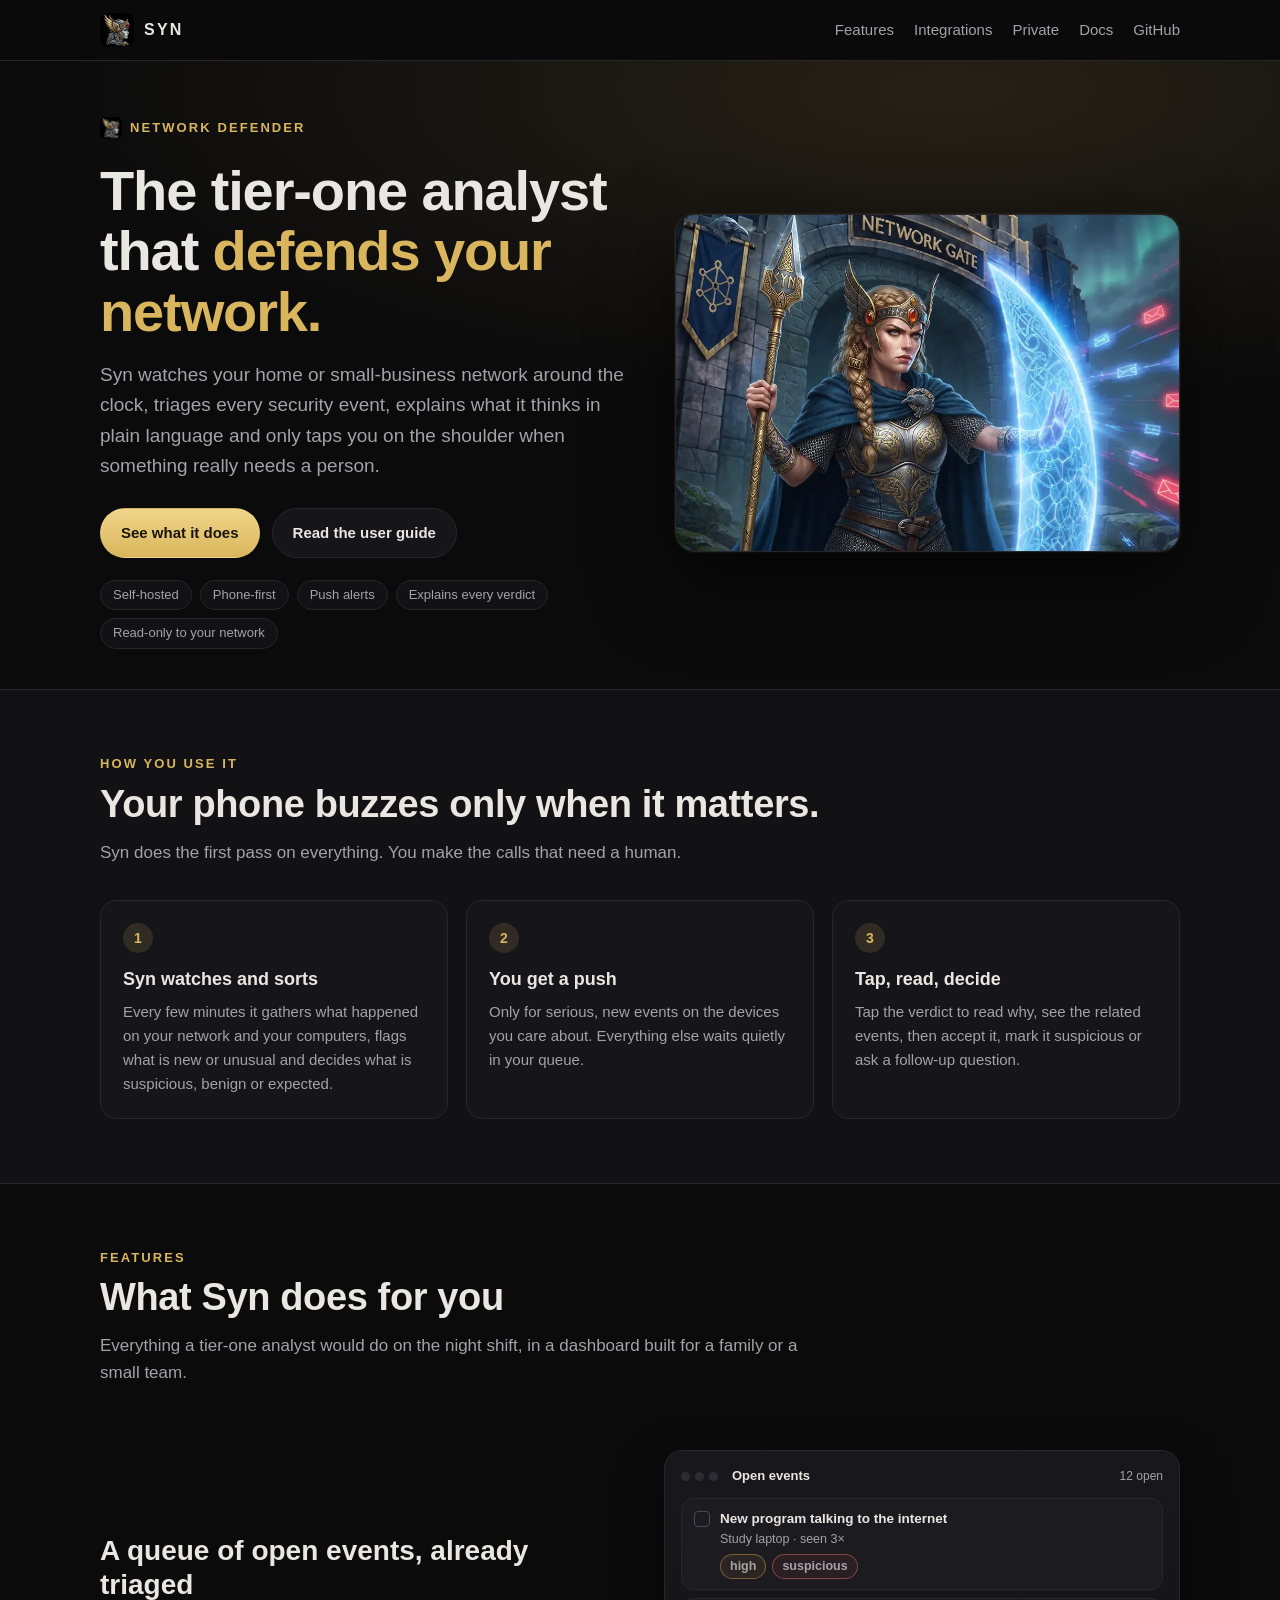
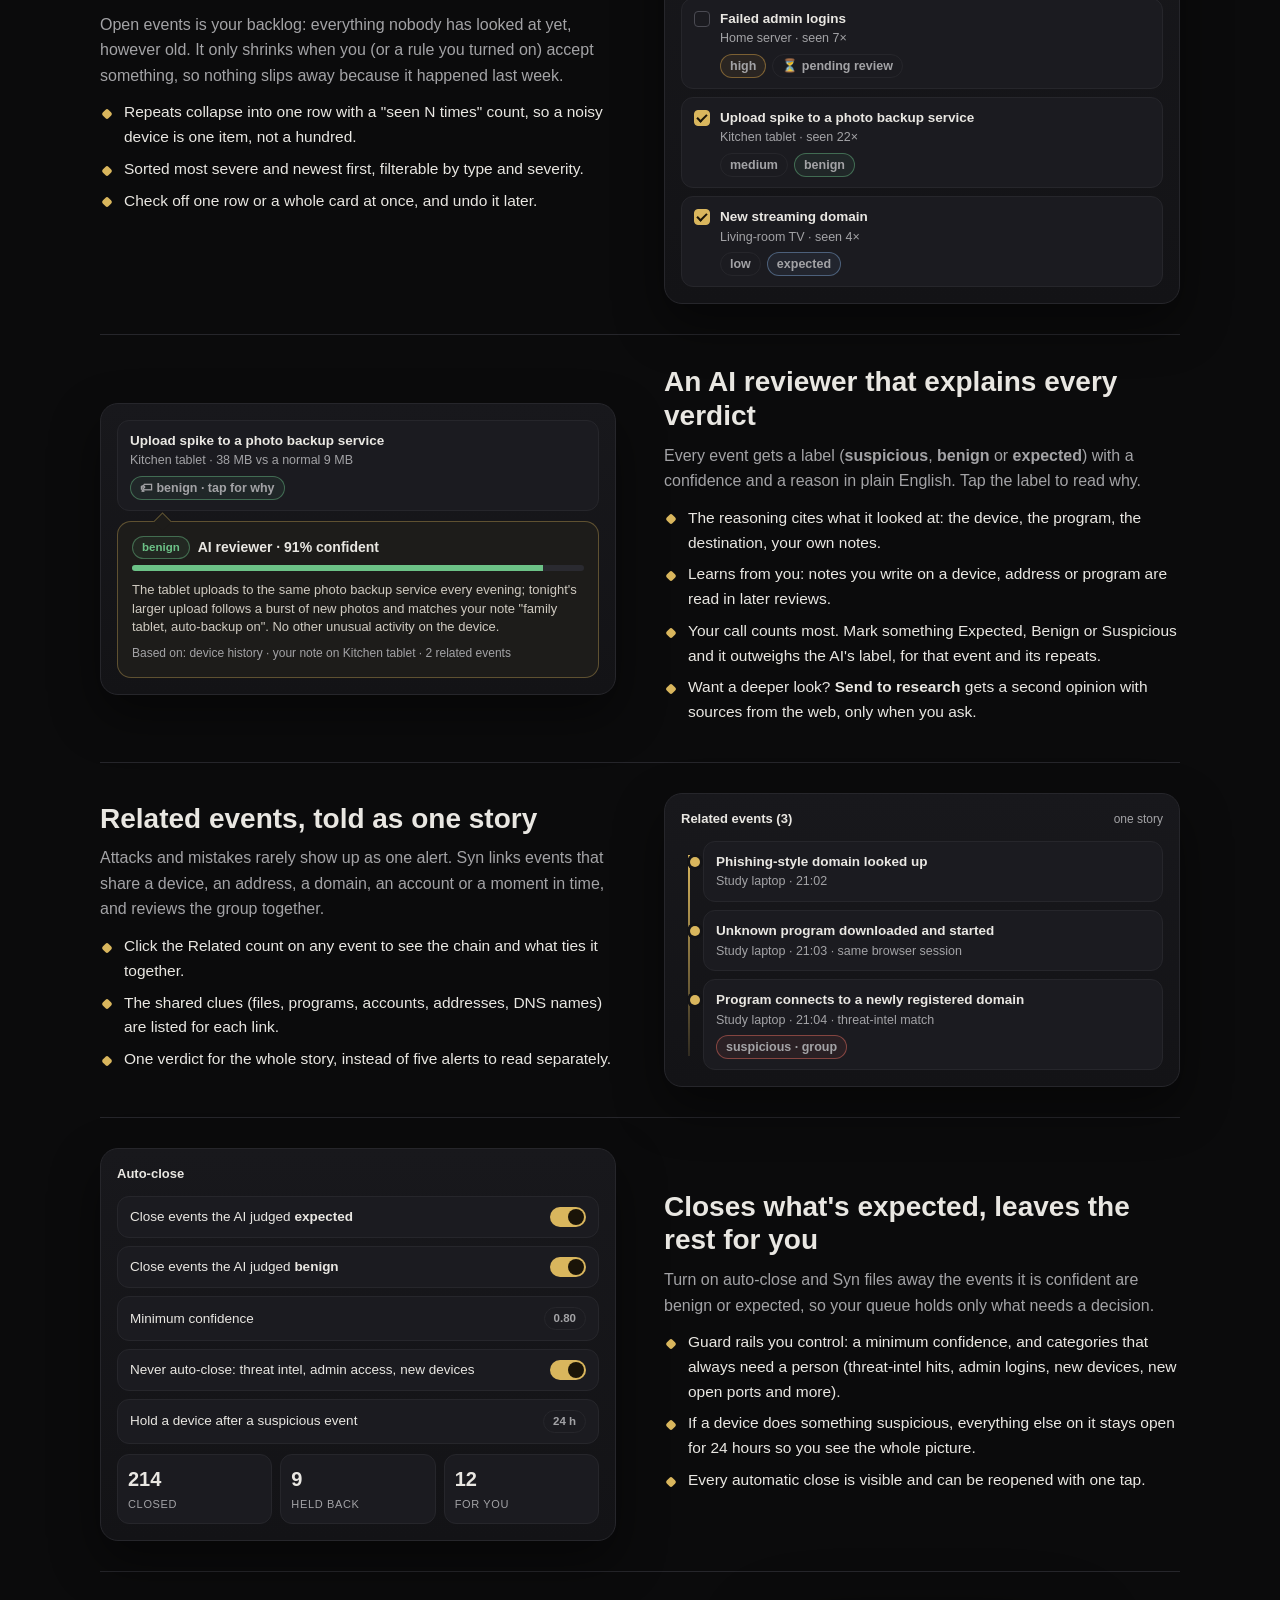
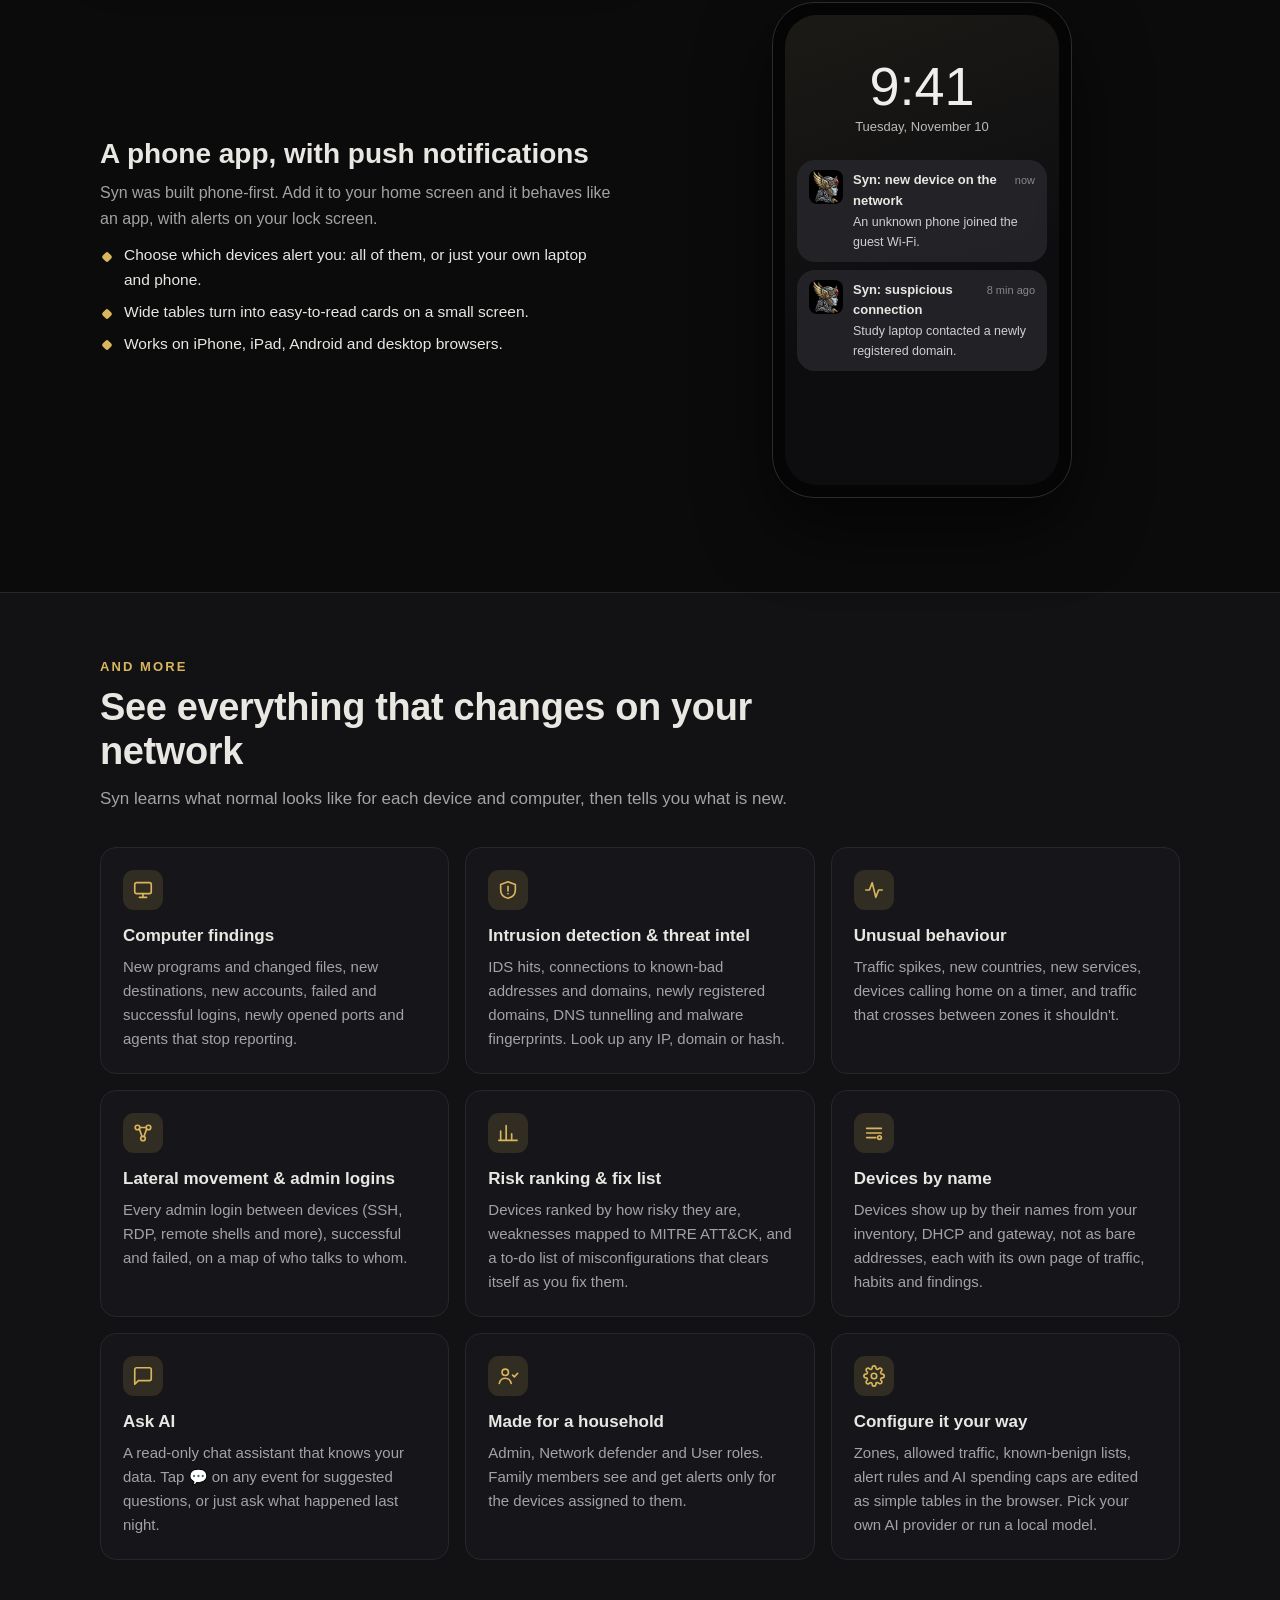
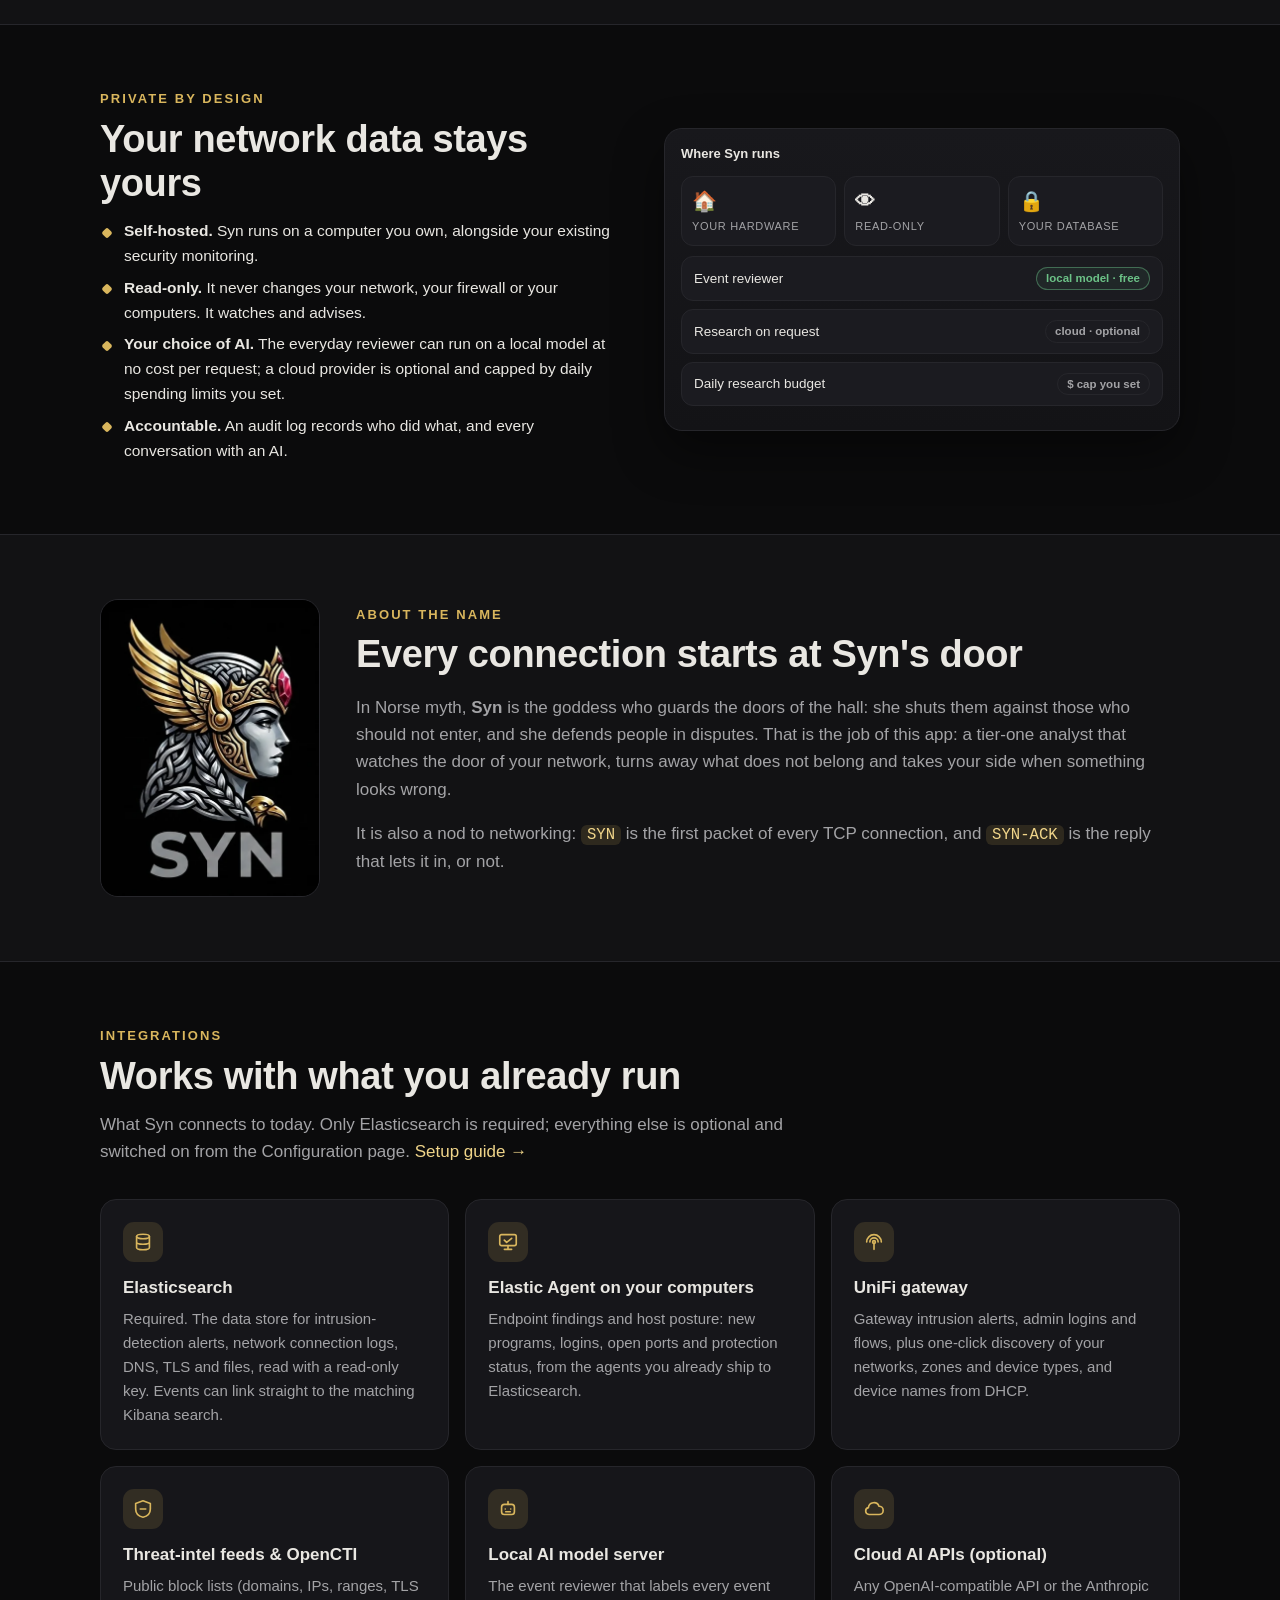
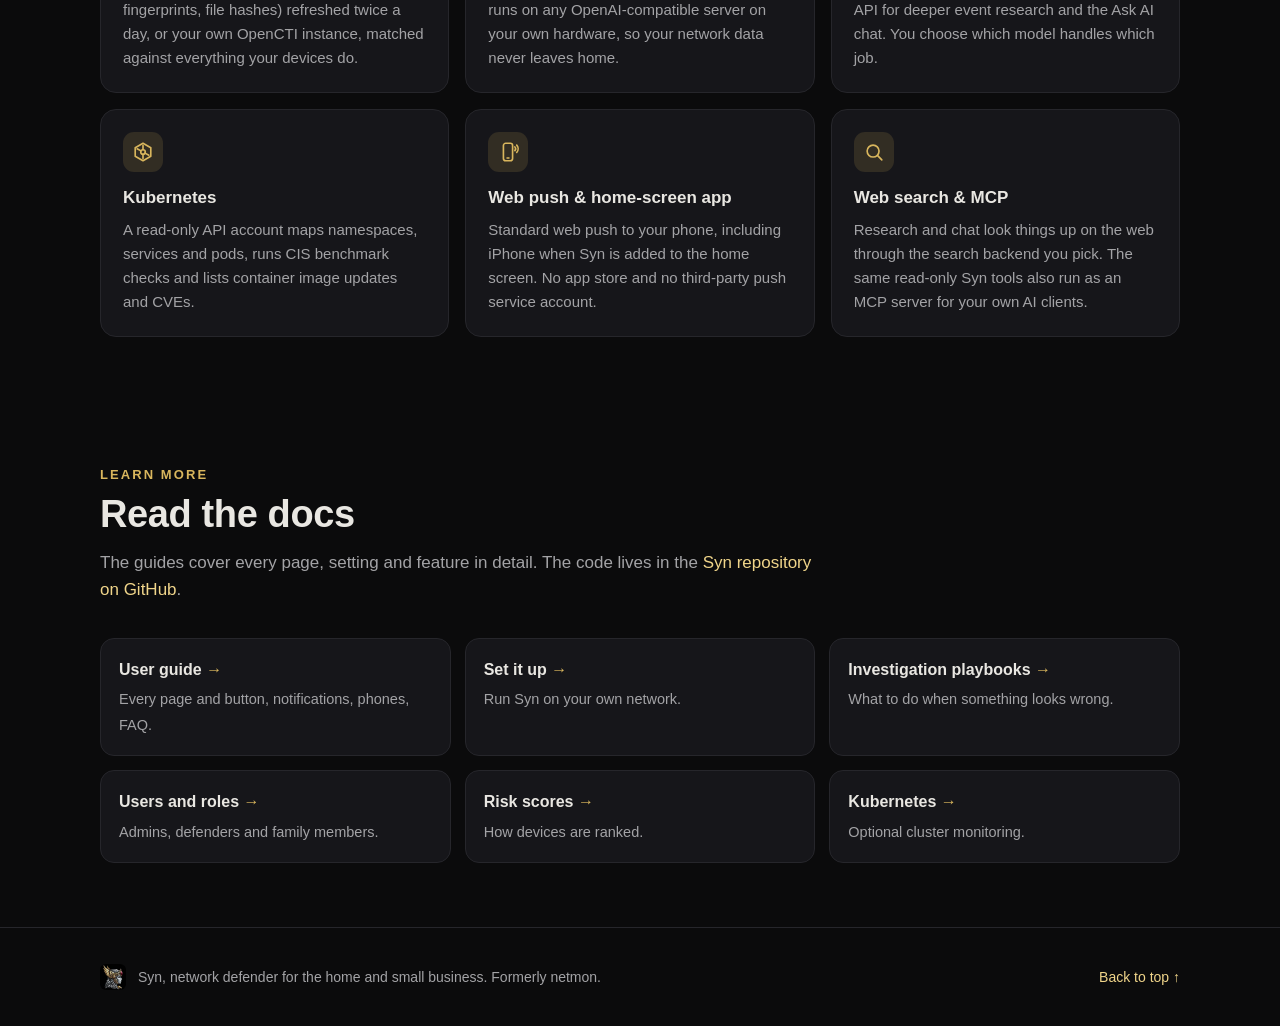
<file: docs/index.html>
<!doctype html>
<html lang="en">
<head>
<meta charset="utf-8">
<meta name="viewport" content="width=device-width, initial-scale=1, viewport-fit=cover">
<title>Syn · the tier-one analyst that defends your network</title>
<meta name="description" content="Syn watches your home or small-business network, triages every security event, explains its verdicts in plain language and pushes only what needs you to your phone.">
<meta name="theme-color" content="#0b0b0c">
<meta property="og:title" content="Syn · the tier-one analyst that defends your network">
<meta property="og:description" content="Security events triaged, explained and grouped into stories, with the expected closed for you and the rest pushed to your phone. Self-hosted.">
<meta property="og:image" content="images/syn-hero.webp">
<link rel="icon" href="site/valk-favicon.png">
<link rel="apple-touch-icon" href="site/valk-touch-icon.png">
<style>
:root{
  --bg:#0b0b0c; --bg2:#121214; --card:#16161a; --line:#26262b;
  --text:#e9e7e2; --muted:#a3a3a6; --gray:#9a9c9e;
  --gold:#d9b65d; --gold2:#f0d58a; --gold-dim:rgba(217,182,93,.14);
  --red:#e06a5f; --green:#6cc287; --blue:#7fa8d9; --amber:#e1a948;
  --r:16px;
}
*{box-sizing:border-box}
html{scroll-behavior:smooth;-webkit-text-size-adjust:100%}
body{margin:0;background:var(--bg);color:var(--text);
  font:16px/1.6 -apple-system,BlinkMacSystemFont,"Segoe UI",Inter,Roboto,"Helvetica Neue",Arial,sans-serif}
a{color:var(--gold2);text-decoration:none}
a:hover{text-decoration:underline}
img{max-width:100%;display:block}
.wrap{max-width:1120px;margin:0 auto;padding:0 20px}

/* nav */
.nav{position:sticky;top:0;z-index:10;background:rgba(11,11,12,.86);backdrop-filter:blur(10px);-webkit-backdrop-filter:blur(10px);border-bottom:1px solid var(--line)}
.nav .wrap{display:flex;align-items:center;gap:14px;height:60px}
.brand{display:flex;align-items:center;gap:10px;color:var(--text);font-weight:700;letter-spacing:.14em}
.brand img{width:34px;height:34px;border-radius:8px}
.nav nav{margin-left:auto;display:flex;gap:20px;font-size:15px}
.nav nav a{color:var(--muted)}
.nav nav a:hover{color:var(--text);text-decoration:none}
@media (max-width:600px){.nav nav a.opt{display:none}}

/* hero */
.hero{position:relative;padding:56px 0 40px;overflow:hidden}
.hero::before{content:"";position:absolute;inset:-20% -10% auto;height:520px;background:radial-gradient(ellipse at 70% 30%,rgba(217,182,93,.13),transparent 60%);pointer-events:none}
.hero .wrap{display:grid;grid-template-columns:1.05fr 1fr;gap:44px;align-items:center;position:relative}
.eyebrow{display:inline-flex;align-items:center;gap:8px;color:var(--gold);font-size:13px;font-weight:600;letter-spacing:.16em;text-transform:uppercase}
.eyebrow img{width:22px;height:22px;border-radius:5px}
h1{font-size:clamp(34px,5.2vw,56px);line-height:1.08;margin:14px 0 18px;letter-spacing:-.02em}
h1 em{font-style:normal;color:var(--gold)}
.lead{font-size:clamp(17px,2vw,19px);color:var(--muted);margin:0 0 26px;max-width:36em}
.ctas{display:flex;flex-wrap:wrap;gap:12px}
.btn{display:inline-flex;align-items:center;gap:8px;padding:12px 20px;border-radius:999px;font-weight:600;font-size:15px;border:1px solid var(--line);color:var(--text);background:var(--card)}
.btn:hover{text-decoration:none;border-color:#3a3a40}
.btn.gold{background:linear-gradient(180deg,var(--gold2),var(--gold));color:#1a1408;border-color:transparent}
.hero-art{border-radius:20px;overflow:hidden;border:1px solid var(--line);box-shadow:0 30px 80px rgba(0,0,0,.55),0 0 0 1px rgba(217,182,93,.08)}
.hero-art picture{display:block}
.hero-art img{width:100%;height:auto;aspect-ratio:3/2}
.chips{display:flex;flex-wrap:wrap;gap:8px;margin-top:22px}
.chip{font-size:13px;color:var(--muted);border:1px solid var(--line);border-radius:999px;padding:4px 12px;background:var(--bg2)}
@media (max-width:860px){.hero{padding-top:28px}.hero .wrap{grid-template-columns:1fr;gap:28px}.hero-art{order:-1}}

/* sections */
section{padding:64px 0}
.sec-head{max-width:720px;margin-bottom:34px}
.sec-head .k{color:var(--gold);font-size:13px;letter-spacing:.16em;text-transform:uppercase;font-weight:600}
h2{font-size:clamp(26px,3.6vw,38px);line-height:1.15;margin:8px 0 12px;letter-spacing:-.01em}
.sec-head p{color:var(--muted);margin:0;font-size:17px}
.alt{background:var(--bg2);border-top:1px solid var(--line);border-bottom:1px solid var(--line)}

/* flow steps */
.steps{display:grid;grid-template-columns:repeat(3,1fr);gap:18px}
.step{background:var(--card);border:1px solid var(--line);border-radius:var(--r);padding:22px}
.step .n{width:30px;height:30px;border-radius:50%;display:grid;place-items:center;background:var(--gold-dim);color:var(--gold);font-weight:700;font-size:14px;margin-bottom:12px}
.step h3{margin:0 0 6px;font-size:18px}
.step p{margin:0;color:var(--muted);font-size:15px}
@media (max-width:760px){.steps{grid-template-columns:1fr}}

/* feature rows with mockups */
.feat{display:grid;grid-template-columns:1fr 1fr;gap:48px;align-items:center;padding:30px 0}
.feat + .feat{border-top:1px solid var(--line)}
.feat.rev .copy{order:2}
.feat h3{font-size:clamp(22px,2.6vw,28px);margin:0 0 10px;line-height:1.2}
.feat p{color:var(--muted);margin:0 0 12px}
.feat ul{margin:0;padding:0;list-style:none}
.feat li{position:relative;padding-left:24px;margin:7px 0;color:var(--text);font-size:15.5px}
.feat li::before{content:"";position:absolute;left:3px;top:.62em;width:8px;height:8px;border-radius:2px;background:var(--gold);transform:rotate(45deg)}
@media (max-width:860px){.feat{grid-template-columns:1fr;gap:22px}.feat.rev .copy{order:0}}

/* mock UI */
.mock{background:linear-gradient(180deg,#18181c,#131316);border:1px solid var(--line);border-radius:18px;padding:16px;box-shadow:0 20px 50px rgba(0,0,0,.45);font-size:13.5px;line-height:1.45}
.mock .bar{display:flex;align-items:center;gap:8px;color:var(--muted);font-size:12px;margin-bottom:12px}
.mock .bar b{color:var(--text);font-size:13px}
.mock .dots{display:flex;gap:5px;margin-right:6px}.mock .dots i{width:9px;height:9px;border-radius:50%;background:#2c2c32}
.row{display:flex;align-items:flex-start;gap:10px;padding:10px 12px;border:1px solid var(--line);border-radius:12px;background:#1b1b20;margin-bottom:8px}
.row:last-child{margin-bottom:0}
.row .t{flex:1;min-width:0}
.row .t b{display:block;font-weight:600;color:var(--text)}
.row .t span{color:var(--muted);font-size:12.5px}
.cb{width:16px;height:16px;border:1.5px solid #4a4a52;border-radius:4px;margin-top:2px;flex:none}
.cb.on{background:var(--gold);border-color:var(--gold);position:relative}
.cb.on::after{content:"";position:absolute;left:4px;top:1px;width:4px;height:8px;border:solid #1a1408;border-width:0 2px 2px 0;transform:rotate(45deg)}
.pill{display:inline-block;font-size:11.5px;font-weight:600;padding:2px 9px;border-radius:999px;border:1px solid;white-space:nowrap}
.p-sus{color:var(--red);border-color:rgba(224,106,95,.5);background:rgba(224,106,95,.08)}
.p-ben{color:var(--green);border-color:rgba(108,194,135,.45);background:rgba(108,194,135,.08)}
.p-exp{color:var(--blue);border-color:rgba(127,168,217,.45);background:rgba(127,168,217,.08)}
.p-hi{color:var(--amber);border-color:rgba(225,169,72,.45);background:rgba(225,169,72,.08)}
.p-g{color:var(--muted);border-color:var(--line)}
.tags{display:flex;gap:6px;flex-wrap:wrap;margin-top:6px}
.pop{border:1px solid rgba(217,182,93,.35);border-radius:14px;background:#1d1c1a;padding:14px;margin-top:10px;position:relative}
.pop::before{content:"";position:absolute;top:-7px;left:38px;width:12px;height:12px;background:#1d1c1a;border-left:1px solid rgba(217,182,93,.35);border-top:1px solid rgba(217,182,93,.35);transform:rotate(45deg)}
.pop h4{margin:0 0 6px;font-size:14px;display:flex;gap:8px;align-items:center}
.pop p{margin:0 0 8px;color:#cfcac0;font-size:13px}
.meter{height:6px;border-radius:6px;background:#2a2a30;overflow:hidden;margin:4px 0 10px}
.meter i{display:block;height:100%;background:var(--green);width:91%}
.src{font-size:12px;color:var(--muted)}
.story{position:relative;padding-left:22px}
.story::before{content:"";position:absolute;left:7px;top:14px;bottom:14px;width:2px;background:linear-gradient(var(--gold),rgba(217,182,93,.15))}
.story .row::before{content:"";position:absolute;margin-left:-26px;margin-top:5px;width:10px;height:10px;border-radius:50%;background:var(--gold);box-shadow:0 0 0 3px #131316}
.kpis{display:grid;grid-template-columns:repeat(3,1fr);gap:8px;margin-bottom:10px}
.kpi{border:1px solid var(--line);border-radius:12px;padding:10px;background:#1b1b20}
.kpi b{display:block;font-size:20px}
.kpi span{font-size:11px;color:var(--muted);text-transform:uppercase;letter-spacing:.06em}
.switch{display:flex;justify-content:space-between;align-items:center;padding:10px 12px;border:1px solid var(--line);border-radius:12px;background:#1b1b20;margin-bottom:8px}
.sw{width:36px;height:20px;border-radius:20px;background:#3a3a40;position:relative;flex:none}
.sw::after{content:"";position:absolute;top:2px;left:2px;width:16px;height:16px;border-radius:50%;background:#bbb}
.sw.on{background:var(--gold)}.sw.on::after{left:18px;background:#1a1408}

/* phone mock */
.phone{width:min(300px,100%);margin:0 auto;border-radius:42px;padding:12px;background:#050505;border:1px solid #2b2b30;box-shadow:0 30px 70px rgba(0,0,0,.6)}
.screen{border-radius:32px;overflow:hidden;background:linear-gradient(160deg,#1c1a16,#0d0d10 60%);min-height:470px;padding:44px 12px 16px;position:relative}
.screen .clock{text-align:center;color:#eee;font-size:54px;font-weight:300;line-height:1}
.screen .date{text-align:center;color:#bbb;font-size:13px;margin:4px 0 22px}
.notif{background:rgba(40,40,44,.82);border-radius:18px;padding:10px 12px;margin-bottom:8px;display:flex;gap:10px;backdrop-filter:blur(6px)}
.notif img{width:34px;height:34px;border-radius:8px;flex:none}
.notif b{font-size:13px;display:block}
.notif span{font-size:12.5px;color:#d0d0d0;display:block}
.notif small{color:#888;font-size:11px;margin-left:auto;white-space:nowrap}
.notif .h{display:flex;gap:6px;align-items:baseline}

/* grid of smaller features */
.grid{display:grid;grid-template-columns:repeat(3,1fr);gap:16px}
.card{background:var(--card);border:1px solid var(--line);border-radius:var(--r);padding:22px}
.card .ic{width:40px;height:40px;border-radius:11px;display:grid;place-items:center;background:var(--gold-dim);margin-bottom:12px}
.card .ic svg{width:22px;height:22px;stroke:var(--gold);fill:none;stroke-width:1.8;stroke-linecap:round;stroke-linejoin:round}
.card h3{margin:0 0 6px;font-size:17px}
.card p{margin:0;color:var(--muted);font-size:15px}
@media (max-width:900px){.grid{grid-template-columns:1fr 1fr}}
@media (max-width:560px){.grid{grid-template-columns:1fr}}

/* name */
.name{display:grid;grid-template-columns:220px 1fr;gap:36px;align-items:center}
.name img{width:220px;height:auto;border-radius:18px;border:1px solid var(--line)}
.name p{color:var(--muted);font-size:17px}
.mono{font-family:ui-monospace,SFMono-Regular,Menlo,monospace;color:var(--gold2);background:var(--gold-dim);padding:1px 6px;border-radius:6px;font-size:.92em}
@media (max-width:700px){.name{grid-template-columns:1fr;justify-items:center;text-align:left}.name img{width:170px}}

/* learn more */
.links{display:grid;grid-template-columns:repeat(3,1fr);gap:14px}
.lk{display:block;background:var(--card);border:1px solid var(--line);border-radius:14px;padding:18px;color:var(--text)}
.lk:hover{text-decoration:none;border-color:rgba(217,182,93,.5)}
.lk b{display:block;margin-bottom:4px}
.lk span{color:var(--muted);font-size:14.5px}
.lk b::after{content:" →";color:var(--gold)}
@media (max-width:860px){.links{grid-template-columns:1fr 1fr}}
@media (max-width:560px){.links{grid-template-columns:1fr}}
footer{padding:36px 0 calc(36px + env(safe-area-inset-bottom));color:var(--muted);font-size:14px;border-top:1px solid var(--line)}
footer .wrap{display:flex;gap:12px;align-items:center;flex-wrap:wrap}
footer img{width:26px;height:26px;border-radius:6px}
</style>
</head>
<body>

<header class="nav">
  <div class="wrap">
    <a class="brand" href="#top"><img src="site/valk-mark.webp" alt="" width="34" height="34">SYN</a>
    <nav>
      <a class="opt" href="#features">Features</a>
      <a class="opt" href="#integrations">Integrations</a>
      <a class="opt" href="#privacy">Private</a>
      <a href="#learn">Docs</a>
      <a href="USER_GUIDE.html" data-gh="">GitHub</a>
    </nav>
  </div>
</header>

<main id="top">
<section class="hero">
  <div class="wrap">
    <div>
      <span class="eyebrow"><img src="site/valk-mark.webp" alt="">Network defender</span>
      <h1>The tier-one analyst that <em>defends your network.</em></h1>
      <p class="lead">Syn watches your home or small-business network around the clock, triages every security event, explains what it thinks in plain language and only taps you on the shoulder when something really needs a person.</p>
      <div class="ctas">
        <a class="btn gold" href="#features">See what it does</a>
        <a class="btn" href="USER_GUIDE.html" data-gh="blob/main/docs/USER_GUIDE.md">Read the user guide</a>
      </div>
      <div class="chips">
        <span class="chip">Self-hosted</span><span class="chip">Phone-first</span><span class="chip">Push alerts</span><span class="chip">Explains every verdict</span><span class="chip">Read-only to your network</span>
      </div>
    </div>
    <div class="hero-art">
      <picture><source media="(prefers-reduced-motion: no-preference)" srcset="images/syn-hero-glow.webp" type="image/webp">
      <img src="images/syn-hero.webp" width="1200" height="800" alt="Syn, the Norse door-guard goddess, at the network gate holding up a glowing shield that stops incoming packets" fetchpriority="high"></picture>
    </div>
  </div>
</section>

<section class="alt">
  <div class="wrap">
    <div class="sec-head">
      <div class="k">How you use it</div>
      <h2>Your phone buzzes only when it matters.</h2>
      <p>Syn does the first pass on everything. You make the calls that need a human.</p>
    </div>
    <div class="steps">
      <div class="step"><div class="n">1</div><h3>Syn watches and sorts</h3><p>Every few minutes it gathers what happened on your network and your computers, flags what is new or unusual and decides what is suspicious, benign or expected.</p></div>
      <div class="step"><div class="n">2</div><h3>You get a push</h3><p>Only for serious, new events on the devices you care about. Everything else waits quietly in your queue.</p></div>
      <div class="step"><div class="n">3</div><h3>Tap, read, decide</h3><p>Tap the verdict to read why, see the related events, then accept it, mark it suspicious or ask a follow-up question.</p></div>
    </div>
  </div>
</section>

<section id="features">
  <div class="wrap">
    <div class="sec-head">
      <div class="k">Features</div>
      <h2>What Syn does for you</h2>
      <p>Everything a tier-one analyst would do on the night shift, in a dashboard built for a family or a small team.</p>
    </div>

    <div class="feat">
      <div class="copy">
        <h3>A queue of open events, already triaged</h3>
        <p>Open events is your backlog: everything nobody has looked at yet, however old. It only shrinks when you (or a rule you turned on) accept something, so nothing slips away because it happened last week.</p>
        <ul>
          <li>Repeats collapse into one row with a "seen N times" count, so a noisy device is one item, not a hundred.</li>
          <li>Sorted most severe and newest first, filterable by type and severity.</li>
          <li>Check off one row or a whole card at once, and undo it later.</li>
        </ul>
      </div>
      <div class="mock" aria-hidden="true">
        <div class="bar"><span class="dots"><i></i><i></i><i></i></span><b>Open events</b><span style="margin-left:auto">12 open</span></div>
        <div class="row"><span class="cb"></span><div class="t"><b>New program talking to the internet</b><span>Study laptop · seen 3×</span><div class="tags"><span class="pill p-hi">high</span><span class="pill p-sus">suspicious</span></div></div></div>
        <div class="row"><span class="cb"></span><div class="t"><b>Failed admin logins</b><span>Home server · seen 7×</span><div class="tags"><span class="pill p-hi">high</span><span class="pill p-g">⏳ pending review</span></div></div></div>
        <div class="row"><span class="cb on"></span><div class="t"><b>Upload spike to a photo backup service</b><span>Kitchen tablet · seen 22×</span><div class="tags"><span class="pill p-g">medium</span><span class="pill p-ben">benign</span></div></div></div>
        <div class="row"><span class="cb on"></span><div class="t"><b>New streaming domain</b><span>Living-room TV · seen 4×</span><div class="tags"><span class="pill p-g">low</span><span class="pill p-exp">expected</span></div></div></div>
      </div>
    </div>

    <div class="feat rev">
      <div class="copy">
        <h3>An AI reviewer that explains every verdict</h3>
        <p>Every event gets a label (<b>suspicious</b>, <b>benign</b> or <b>expected</b>) with a confidence and a reason in plain English. Tap the label to read why.</p>
        <ul>
          <li>The reasoning cites what it looked at: the device, the program, the destination, your own notes.</li>
          <li>Learns from you: notes you write on a device, address or program are read in later reviews.</li>
          <li>Your call counts most. Mark something Expected, Benign or Suspicious and it outweighs the AI's label, for that event and its repeats.</li>
          <li>Want a deeper look? <b>Send to research</b> gets a second opinion with sources from the web, only when you ask.</li>
        </ul>
      </div>
      <div class="mock" aria-hidden="true">
        <div class="row"><div class="t"><b>Upload spike to a photo backup service</b><span>Kitchen tablet · 38 MB vs a normal 9 MB</span><div class="tags"><span class="pill p-ben">🏷 benign · tap for why</span></div></div></div>
        <div class="pop">
          <h4><span class="pill p-ben">benign</span> AI reviewer · 91% confident</h4>
          <div class="meter"><i></i></div>
          <p>The tablet uploads to the same photo backup service every evening; tonight's larger upload follows a burst of new photos and matches your note "family tablet, auto-backup on". No other unusual activity on the device.</p>
          <div class="src">Based on: device history · your note on Kitchen tablet · 2 related events</div>
        </div>
      </div>
    </div>

    <div class="feat">
      <div class="copy">
        <h3>Related events, told as one story</h3>
        <p>Attacks and mistakes rarely show up as one alert. Syn links events that share a device, an address, a domain, an account or a moment in time, and reviews the group together.</p>
        <ul>
          <li>Click the Related count on any event to see the chain and what ties it together.</li>
          <li>The shared clues (files, programs, accounts, addresses, DNS names) are listed for each link.</li>
          <li>One verdict for the whole story, instead of five alerts to read separately.</li>
        </ul>
      </div>
      <div class="mock" aria-hidden="true">
        <div class="bar"><b>Related events (3)</b><span style="margin-left:auto">one story</span></div>
        <div class="story">
          <div class="row"><div class="t"><b>Phishing-style domain looked up</b><span>Study laptop · 21:02</span></div></div>
          <div class="row"><div class="t"><b>Unknown program downloaded and started</b><span>Study laptop · 21:03 · same browser session</span></div></div>
          <div class="row"><div class="t"><b>Program connects to a newly registered domain</b><span>Study laptop · 21:04 · threat-intel match</span><div class="tags"><span class="pill p-sus">suspicious · group</span></div></div></div>
        </div>
      </div>
    </div>

    <div class="feat rev">
      <div class="copy">
        <h3>Closes what's expected, leaves the rest for you</h3>
        <p>Turn on auto-close and Syn files away the events it is confident are benign or expected, so your queue holds only what needs a decision.</p>
        <ul>
          <li>Guard rails you control: a minimum confidence, and categories that always need a person (threat-intel hits, admin logins, new devices, new open ports and more).</li>
          <li>If a device does something suspicious, everything else on it stays open for 24 hours so you see the whole picture.</li>
          <li>Every automatic close is visible and can be reopened with one tap.</li>
        </ul>
      </div>
      <div class="mock" aria-hidden="true">
        <div class="bar"><b>Auto-close</b></div>
        <div class="switch"><span>Close events the AI judged <b>expected</b></span><span class="sw on"></span></div>
        <div class="switch"><span>Close events the AI judged <b>benign</b></span><span class="sw on"></span></div>
        <div class="switch"><span>Minimum confidence</span><span class="pill p-g">0.80</span></div>
        <div class="switch"><span>Never auto-close: threat intel, admin access, new devices</span><span class="sw on"></span></div>
        <div class="switch"><span>Hold a device after a suspicious event</span><span class="pill p-g">24 h</span></div>
        <div class="kpis" style="margin:10px 0 0"><div class="kpi"><b>214</b><span>closed</span></div><div class="kpi"><b>9</b><span>held back</span></div><div class="kpi"><b>12</b><span>for you</span></div></div>
      </div>
    </div>

    <div class="feat">
      <div class="copy">
        <h3>A phone app, with push notifications</h3>
        <p>Syn was built phone-first. Add it to your home screen and it behaves like an app, with alerts on your lock screen.</p>
        <ul>
          <li>Choose which devices alert you: all of them, or just your own laptop and phone.</li>
          <li>Wide tables turn into easy-to-read cards on a small screen.</li>
          <li>Works on iPhone, iPad, Android and desktop browsers.</li>
        </ul>
      </div>
      <div class="phone" aria-hidden="true">
        <div class="screen">
          <div class="clock">9:41</div>
          <div class="date">Tuesday, November 10</div>
          <div class="notif"><img src="site/valk-mark.webp" alt=""><div style="flex:1"><div class="h"><b>Syn: new device on the network</b><small>now</small></div><span>An unknown phone joined the guest Wi-Fi.</span></div></div>
          <div class="notif"><img src="site/valk-mark.webp" alt=""><div style="flex:1"><div class="h"><b>Syn: suspicious connection</b><small>8 min ago</small></div><span>Study laptop contacted a newly registered domain.</span></div></div>
        </div>
      </div>
    </div>
  </div>
</section>

<section class="alt">
  <div class="wrap">
    <div class="sec-head">
      <div class="k">And more</div>
      <h2>See everything that changes on your network</h2>
      <p>Syn learns what normal looks like for each device and computer, then tells you what is new.</p>
    </div>
    <div class="grid">
      <div class="card"><div class="ic"><svg viewBox="0 0 24 24"><rect x="3" y="4" width="18" height="12" rx="2"/><path d="M8 20h8M12 16v4"/></svg></div><h3>Computer findings</h3><p>New programs and changed files, new destinations, new accounts, failed and successful logins, newly opened ports and agents that stop reporting.</p></div>
      <div class="card"><div class="ic"><svg viewBox="0 0 24 24"><path d="M12 3l8 3v6c0 5-3.5 8-8 9-4.5-1-8-4-8-9V6z"/><path d="M12 8v5M12 16h.01"/></svg></div><h3>Intrusion detection &amp; threat intel</h3><p>IDS hits, connections to known-bad addresses and domains, newly registered domains, DNS tunnelling and malware fingerprints. Look up any IP, domain or hash.</p></div>
      <div class="card"><div class="ic"><svg viewBox="0 0 24 24"><path d="M3 12h4l3-8 4 16 3-8h4"/></svg></div><h3>Unusual behaviour</h3><p>Traffic spikes, new countries, new services, devices calling home on a timer, and traffic that crosses between zones it shouldn't.</p></div>
      <div class="card"><div class="ic"><svg viewBox="0 0 24 24"><circle cx="6" cy="6" r="2.5"/><circle cx="18" cy="6" r="2.5"/><circle cx="12" cy="18" r="2.5"/><path d="M8 7.5l3 8.5M16 7.5l-3 8.5M8.5 6h7"/></svg></div><h3>Lateral movement &amp; admin logins</h3><p>Every admin login between devices (SSH, RDP, remote shells and more), successful and failed, on a map of who talks to whom.</p></div>
      <div class="card"><div class="ic"><svg viewBox="0 0 24 24"><path d="M4 20V10M10 20V4M16 20v-7M22 20H2"/></svg></div><h3>Risk ranking &amp; fix list</h3><p>Devices ranked by how risky they are, weaknesses mapped to MITRE ATT&amp;CK, and a to-do list of misconfigurations that clears itself as you fix them.</p></div>
      <div class="card"><div class="ic"><svg viewBox="0 0 24 24"><path d="M20 7H4M20 12H4M14 17H4"/><circle cx="18" cy="17" r="2"/></svg></div><h3>Devices by name</h3><p>Devices show up by their names from your inventory, DHCP and gateway, not as bare addresses, each with its own page of traffic, habits and findings.</p></div>
      <div class="card"><div class="ic"><svg viewBox="0 0 24 24"><path d="M21 15a2 2 0 0 1-2 2H7l-4 4V5a2 2 0 0 1 2-2h14a2 2 0 0 1 2 2z"/></svg></div><h3>Ask AI</h3><p>A read-only chat assistant that knows your data. Tap 💬 on any event for suggested questions, or just ask what happened last night.</p></div>
      <div class="card"><div class="ic"><svg viewBox="0 0 24 24"><circle cx="9" cy="8" r="3.5"/><path d="M2.5 20c.8-3.5 3.4-5.5 6.5-5.5s5.7 2 6.5 5.5M17 11l2 2 3.5-4"/></svg></div><h3>Made for a household</h3><p>Admin, Network defender and User roles. Family members see and get alerts only for the devices assigned to them.</p></div>
      <div class="card"><div class="ic"><svg viewBox="0 0 24 24"><circle cx="12" cy="12" r="3"/><path d="M19.4 15a1.7 1.7 0 0 0 .3 1.8l.1.1a2 2 0 1 1-2.8 2.8l-.1-.1a1.7 1.7 0 0 0-2.9 1.2V21a2 2 0 1 1-4 0v-.1a1.7 1.7 0 0 0-2.9-1.2l-.1.1a2 2 0 1 1-2.8-2.8l.1-.1A1.7 1.7 0 0 0 3 14H3a2 2 0 1 1 0-4h.1a1.7 1.7 0 0 0 1.2-2.9l-.1-.1a2 2 0 1 1 2.8-2.8l.1.1A1.7 1.7 0 0 0 10 3V3a2 2 0 1 1 4 0v.1a1.7 1.7 0 0 0 2.9 1.2l.1-.1a2 2 0 1 1 2.8 2.8l-.1.1A1.7 1.7 0 0 0 21 10h.1a2 2 0 1 1 0 4H21a1.7 1.7 0 0 0-1.6 1z"/></svg></div><h3>Configure it your way</h3><p>Zones, allowed traffic, known-benign lists, alert rules and AI spending caps are edited as simple tables in the browser. Pick your own AI provider or run a local model.</p></div>
    </div>
  </div>
</section>

<section id="privacy">
  <div class="wrap">
    <div class="feat" style="padding:0">
      <div class="copy">
        <div class="sec-head" style="margin-bottom:14px"><div class="k">Private by design</div><h2>Your network data stays yours</h2></div>
        <ul>
          <li><b>Self-hosted.</b> Syn runs on a computer you own, alongside your existing security monitoring.</li>
          <li><b>Read-only.</b> It never changes your network, your firewall or your computers. It watches and advises.</li>
          <li><b>Your choice of AI.</b> The everyday reviewer can run on a local model at no cost per request; a cloud provider is optional and capped by daily spending limits you set.</li>
          <li><b>Accountable.</b> An audit log records who did what, and every conversation with an AI.</li>
        </ul>
      </div>
      <div class="mock" aria-hidden="true">
        <div class="bar"><b>Where Syn runs</b></div>
        <div class="kpis"><div class="kpi"><b>🏠</b><span>your hardware</span></div><div class="kpi"><b>👁</b><span>read-only</span></div><div class="kpi"><b>🔒</b><span>your database</span></div></div>
        <div class="switch"><span>Event reviewer</span><span class="pill p-ben">local model · free</span></div>
        <div class="switch"><span>Research on request</span><span class="pill p-g">cloud · optional</span></div>
        <div class="switch"><span>Daily research budget</span><span class="pill p-g">$ cap you set</span></div>
      </div>
    </div>
  </div>
</section>

<section class="alt">
  <div class="wrap name">
    <img src="site/valk-logo.webp" width="220" height="299" alt="Syn logo: a Valkyrie in profile wearing a gold winged helmet with a red gem, silver braids and a small gold eagle, SYN written below" loading="lazy">
    <div>
      <div class="sec-head" style="margin-bottom:8px"><div class="k">About the name</div><h2>Every connection starts at Syn's door</h2></div>
      <p>In Norse myth, <b>Syn</b> is the goddess who guards the doors of the hall: she shuts them against those who should not enter, and she defends people in disputes. That is the job of this app: a tier-one analyst that watches the door of your network, turns away what does not belong and takes your side when something looks wrong.</p>
      <p>It is also a nod to networking: <span class="mono">SYN</span> is the first packet of every TCP connection, and <span class="mono">SYN-ACK</span> is the reply that lets it in, or not.</p>
    </div>
  </div>
</section>

<section id="integrations">
  <div class="wrap">
    <div class="sec-head">
      <div class="k">Integrations</div>
      <h2>Works with what you already run</h2>
      <p>What Syn connects to today. Only Elasticsearch is required; everything else is optional and switched on from the Configuration page. <a href="SETUP.html" data-gh="blob/main/docs/SETUP.md">Setup guide →</a></p>
    </div>
    <div class="grid">
      <div class="card"><div class="ic"><svg viewBox="0 0 24 24"><ellipse cx="12" cy="6" rx="7" ry="2.5"/><path d="M5 6v12c0 1.4 3.1 2.5 7 2.5s7-1.1 7-2.5V6M5 12c0 1.4 3.1 2.5 7 2.5s7-1.1 7-2.5"/></svg></div><h3>Elasticsearch</h3><p>Required. The data store for intrusion-detection alerts, network connection logs, DNS, TLS and files, read with a read-only key. Events can link straight to the matching Kibana search.</p></div>
      <div class="card"><div class="ic"><svg viewBox="0 0 24 24"><rect x="3" y="4" width="18" height="12" rx="2"/><path d="M8 20h8M12 16v4M8 10l2.5 2.5L16 8"/></svg></div><h3>Elastic Agent on your computers</h3><p>Endpoint findings and host posture: new programs, logins, open ports and protection status, from the agents you already ship to Elasticsearch.</p></div>
      <div class="card"><div class="ic"><svg viewBox="0 0 24 24"><path d="M4 12a8 8 0 0 1 16 0"/><path d="M7.5 12a4.5 4.5 0 0 1 9 0"/><circle cx="12" cy="12" r="1.5"/><path d="M12 13.5V20"/></svg></div><h3>UniFi gateway</h3><p>Gateway intrusion alerts, admin logins and flows, plus one-click discovery of your networks, zones and device types, and device names from DHCP.</p></div>
      <div class="card"><div class="ic"><svg viewBox="0 0 24 24"><path d="M12 3l8 3v6c0 5-3.5 8-8 9-4.5-1-8-4-8-9V6z"/><path d="M9 12h6"/></svg></div><h3>Threat-intel feeds &amp; OpenCTI</h3><p>Public block lists (domains, IPs, ranges, TLS fingerprints, file hashes) refreshed twice a day, or your own OpenCTI instance, matched against everything your devices do.</p></div>
      <div class="card"><div class="ic"><svg viewBox="0 0 24 24"><rect x="5" y="7" width="14" height="11" rx="3"/><path d="M12 7V4M9 12h.01M15 12h.01M9.5 15h5"/></svg></div><h3>Local AI model server</h3><p>The event reviewer that labels every event runs on any OpenAI-compatible server on your own hardware, so your network data never leaves home.</p></div>
      <div class="card"><div class="ic"><svg viewBox="0 0 24 24"><path d="M17.5 18a4.5 4.5 0 0 0 0-9 6 6 0 0 0-11.6 1.5A3.8 3.8 0 0 0 6.5 18z"/></svg></div><h3>Cloud AI APIs (optional)</h3><p>Any OpenAI-compatible API or the Anthropic API for deeper event research and the Ask AI chat. You choose which model handles which job.</p></div>
      <div class="card"><div class="ic"><svg viewBox="0 0 24 24"><path d="M12 2.5l8.5 4.9v9.2L12 21.5l-8.5-4.9V7.4z"/><circle cx="12" cy="12" r="2.5"/><path d="M12 4.8v4.7M12 14.5v4.7M5.6 8.5l4.2 2.3M14.2 13.2l4.2 2.3"/></svg></div><h3>Kubernetes</h3><p>A read-only API account maps namespaces, services and pods, runs CIS benchmark checks and lists container image updates and CVEs.</p></div>
      <div class="card"><div class="ic"><svg viewBox="0 0 24 24"><rect x="7" y="2.5" width="10" height="19" rx="2.5"/><path d="M11 18.5h2"/><path d="M19.5 6.5a3 3 0 0 1 0 4M21.5 4.5a6 6 0 0 1 0 8"/></svg></div><h3>Web push &amp; home-screen app</h3><p>Standard web push to your phone, including iPhone when Syn is added to the home screen. No app store and no third-party push service account.</p></div>
      <div class="card"><div class="ic"><svg viewBox="0 0 24 24"><circle cx="11" cy="11" r="6.5"/><path d="M20.5 20.5L16 16"/></svg></div><h3>Web search &amp; MCP</h3><p>Research and chat look things up on the web through the search backend you pick. The same read-only Syn tools also run as an MCP server for your own AI clients.</p></div>
    </div>
  </div>
</section>

<section id="learn">
  <div class="wrap">
    <div class="sec-head">
      <div class="k">Learn more</div>
      <h2>Read the docs</h2>
      <p>The guides cover every page, setting and feature in detail. The code lives in the <a href="USER_GUIDE.html" data-gh="">Syn repository on GitHub</a>.</p>
    </div>
    <div class="links">
      <a class="lk" href="USER_GUIDE.html" data-gh="blob/main/docs/USER_GUIDE.md"><b>User guide</b><span>Every page and button, notifications, phones, FAQ.</span></a>
      <a class="lk" href="SETUP.html" data-gh="blob/main/docs/SETUP.md"><b>Set it up</b><span>Run Syn on your own network.</span></a>
      <a class="lk" href="PLAYBOOKS.html" data-gh="blob/main/docs/PLAYBOOKS.md"><b>Investigation playbooks</b><span>What to do when something looks wrong.</span></a>
      <a class="lk" href="ACCESS_CONTROL.html" data-gh="blob/main/docs/ACCESS_CONTROL.md"><b>Users and roles</b><span>Admins, defenders and family members.</span></a>
      <a class="lk" href="RISK_SCORING.html" data-gh="blob/main/docs/RISK_SCORING.md"><b>Risk scores</b><span>How devices are ranked.</span></a>
      <a class="lk" href="KUBERNETES.html" data-gh="blob/main/docs/KUBERNETES.md"><b>Kubernetes</b><span>Optional cluster monitoring.</span></a>
    </div>
  </div>
</section>
</main>

<footer>
  <div class="wrap">
    <img src="site/valk-mark.webp" alt="">
    <span>Syn, network defender for the home and small business. Formerly netmon.</span>
    <a style="margin-left:auto" href="#top">Back to top ↑</a>
  </div>
</footer>

<script>
/* Point links at the GitHub repo this site is published from (owner taken from the Pages host name). */
(function(){
  var h = location.hostname, m = h.match(/^([^.]+)\.github\.io$/i);
  if (!m) return;
  var repo = location.pathname.split('/')[1] || 'syn';
  var base = 'https://github.com/' + m[1] + '/' + repo + '/';
  document.querySelectorAll('a[data-gh]').forEach(function(a){ a.href = base + a.getAttribute('data-gh'); });
})();
</script>
</body>
</html>
</file>
